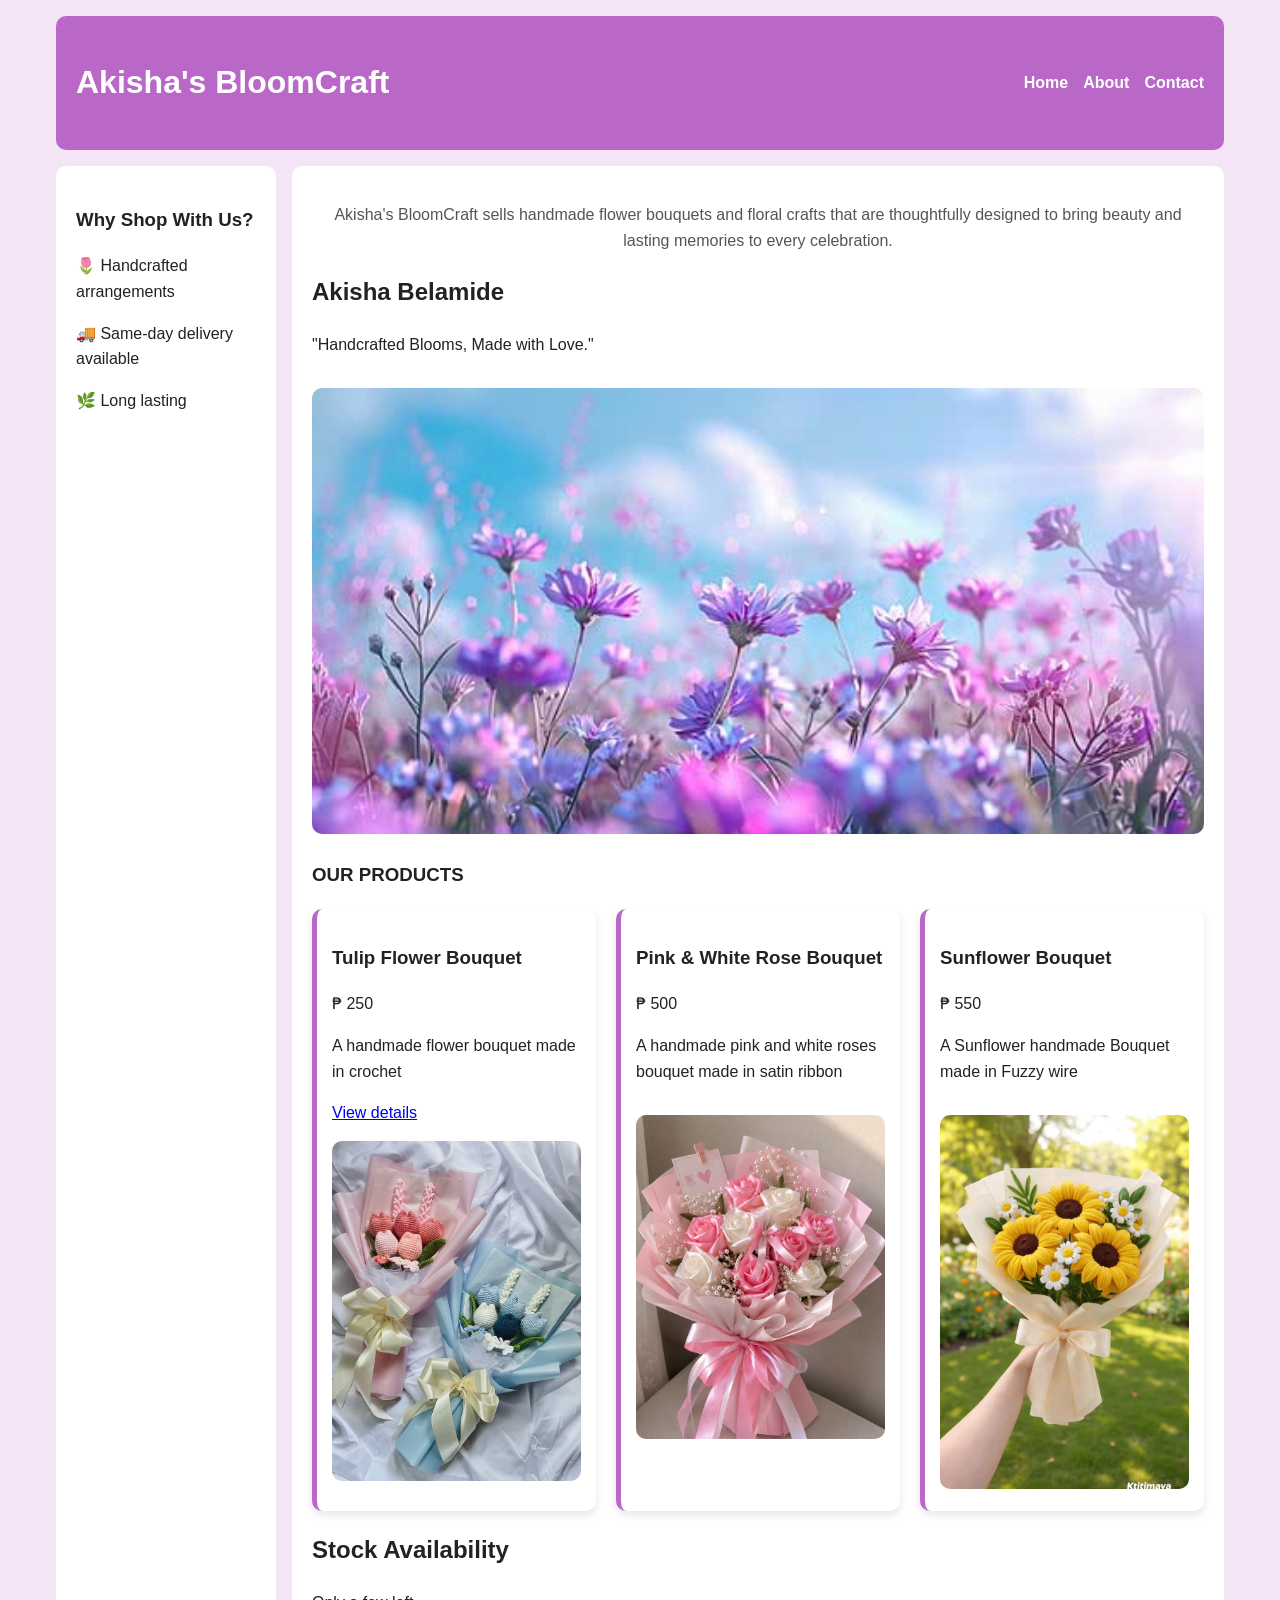
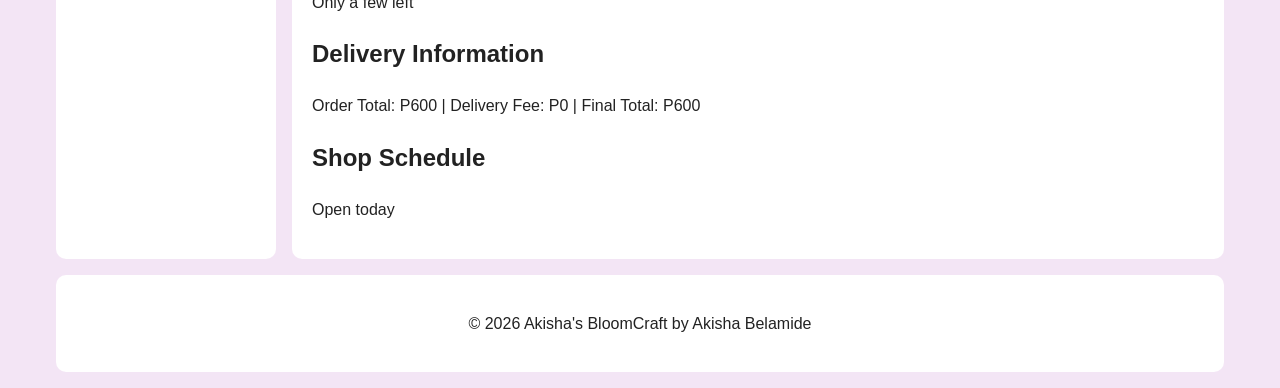
<file: index.html>
<!DOCTYPE html>
<html lang="en">
<head>
    <meta charset="UTF-8">
    <meta name="viewport" content="width=device-width, initial-scale=1.0">
    <title>Akisha's BloomCraft</title>
    <link rel="stylesheet" href="style.css">
</head>
<body>

<div class="page">
    <header class="site-header">
        <h1 id="shop-title">Akisha's BloomCraft</h1>
        <nav>
            <ul>
                <li><a href="index.html">Home</a></li>
                <li><a href="about.html">About</a></li>
                <li><a href="contact.html">Contact</a></li>
            </ul>
        </nav>
    </header>
     
    <aside>
        <h3>Why Shop With Us?</h3>
        <p>🌷 Handcrafted arrangements</p>
        <p>🚚 Same-day delivery available</p>
        <p>🌿 Long lasting</p>
    </aside>

    <main>
        <p class="description"> 
            Akisha's BloomCraft sells handmade flower bouquets and floral crafts that are thoughtfully designed to bring beauty and lasting memories to every celebration.
        </p>

        <section>
            <h2>Akisha Belamide</h2>
            <p>"Handcrafted Blooms, Made with Love."</p>
            <img src="f1.jpeg" alt="violet flower">
        </section>

        <h3>OUR PRODUCTS</h3>

        <div class="product-grid">
            <article class="product-card">
                <h3 class="product-title">Tulip Flower Bouquet</h3>
                <p>&#8369; 250</p>
                <p>A handmade flower bouquet made in crochet</p>
                <a href="products/tulip-flower.html">View details</a><br>
                <img src="f2.jpeg" alt="tulip bouquet">
            </article>

            <article class="product-card">
                <h3 class="product-title">Pink & White Rose Bouquet</h3>
                <p>&#8369; 500</p>
                <p>A handmade pink and white roses bouquet made in satin ribbon</p>
                <img src="f3.jpeg" alt="roses bouquet">
            </article>

            <article class="product-card">
                <h3 class="product-title">Sunflower Bouquet</h3>
                <p>&#8369; 550</p>
                <p>A Sunflower handmade Bouquet made in Fuzzy wire</p>
                <img src="f4.jpeg" alt="sunflower bouquet">
            </article>
        </div>
        <section>
            <h2>Stock Availability</h2>
            <p id="stock-status"></p>
        </section>

        <section>
            <h2>Delivery Information</h2>
            <p id="delivery-result"></p>
        </section>
        <section>
            <h2>Shop Schedule</h2>
            <p id="shop-status"></p>
        </section>

    </main>

    <footer>
        <p id="dynamic-footer"></p>
    </footer>
</div>
<script src="script.js"></script>
</body>
</html>
</file>
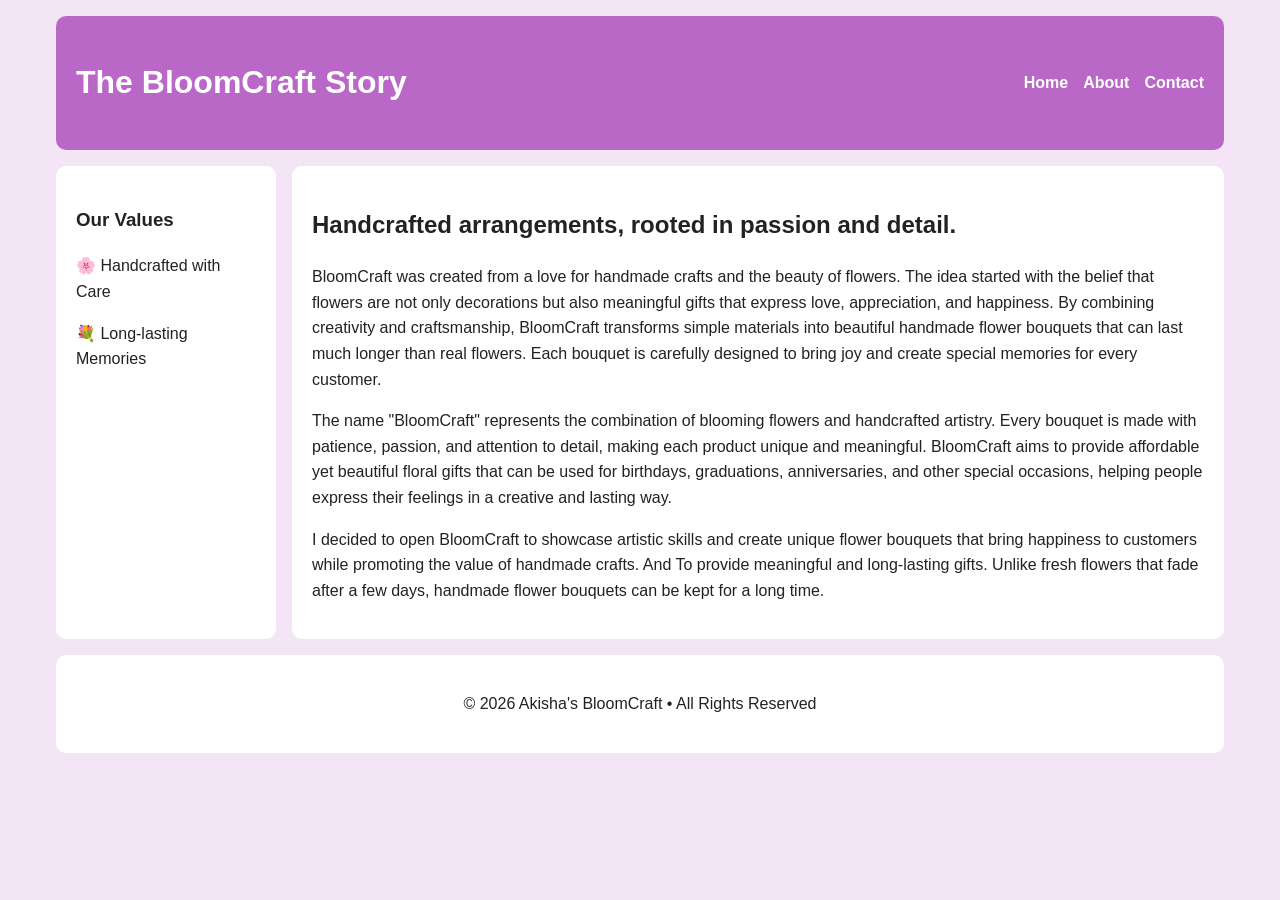
<file: about.html>
<!DOCTYPE html>
<html lang="en">
<head>
    <meta charset="UTF-8">
    <meta name="viewport" content="width=device-width, initial-scale=1.0">
    <title>About Us | BloomCraft</title>
    <link rel="stylesheet" href="style.css">
</head>
<body>

<div class="page">
    <header class="site-header">
        <h1>The BloomCraft Story</h1>
        <nav>
            <ul>
                <li><a href="index.html">Home</a></li>
                <li><a href="about.html">About</a></li>
                <li><a href="contact.html">Contact</a></li>
            </ul>
        </nav>
    </header>

    <aside>
        <h3>Our Values</h3>
        <p>🌸 Handcrafted with Care</p>
        <p>💐 Long-lasting Memories</p>
    </aside>

    <main>
        <h2>Handcrafted arrangements, rooted in passion and detail.</h2>
        <p>
          BloomCraft was created from a love for handmade crafts and the beauty of flowers. The idea started with the belief that flowers are not only decorations but also meaningful gifts that express love, appreciation, and happiness. By combining creativity and craftsmanship, BloomCraft transforms simple materials into beautiful handmade flower bouquets that can last much longer than real flowers. Each bouquet is carefully designed to bring joy and create special memories for every customer.  
        </p>
        <p>
          The name "BloomCraft" represents the combination of blooming flowers and handcrafted artistry. Every bouquet is made with patience, passion, and attention to detail, making each product unique and meaningful. BloomCraft aims to provide affordable yet beautiful floral gifts that can be used for birthdays, graduations, anniversaries, and other special occasions, helping people express their feelings in a creative and lasting way.
        </p>
        <p> 
          I decided to open BloomCraft to showcase artistic skills and create unique flower bouquets that bring happiness to customers while promoting the value of handmade crafts. And To provide meaningful and long-lasting gifts. Unlike fresh flowers that fade after a few days, handmade flower bouquets can be kept for a long time.
        </p>
    </main>

    <footer>
        <p>&copy; 2026 Akisha's BloomCraft &bull; All Rights Reserved</p>
    </footer>
</div>
<script src="script.js"></script>
</body>
</html>
</file>
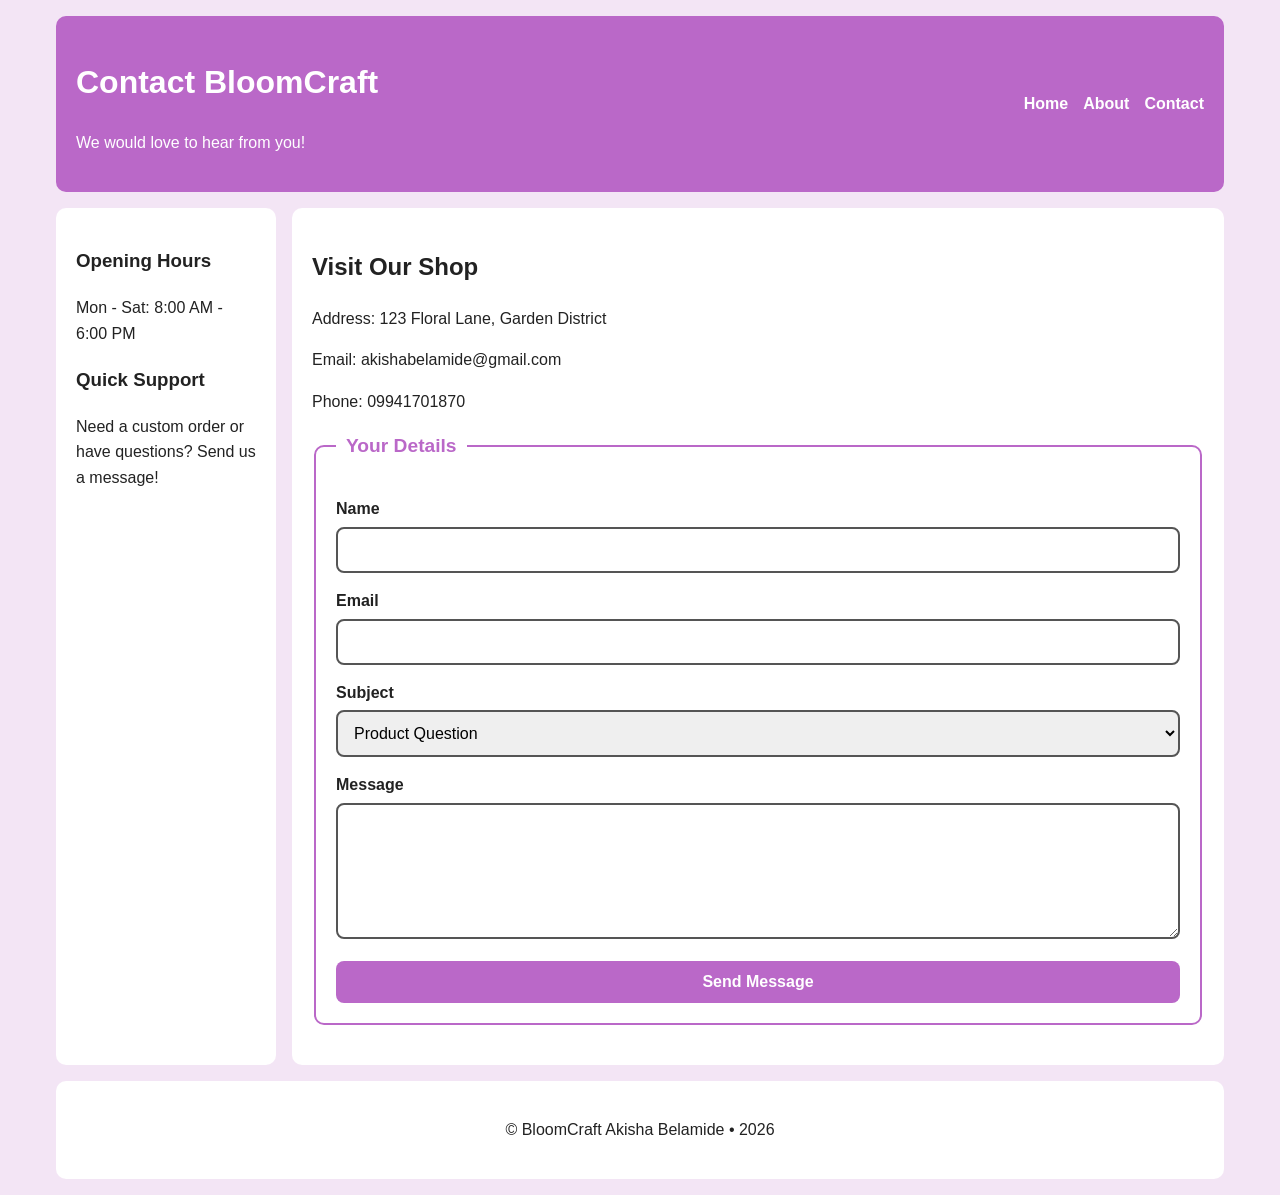
<file: contact.html>
<!DOCTYPE html>
<html lang="en">
<head>
    <meta charset="UTF-8">
    <meta name="viewport" content="width=device-width, initial-scale=1.0">
    <title>Contact Us | BloomCraft</title>
    <link rel="stylesheet" href="style.css">
</head>
<body>

    <div class="page">
        <header class="site-header">
            <div>
                <h1>Contact BloomCraft</h1>
                <p>We would love to hear from you!</p>
            </div>
            <nav>
                <ul>
                    <li><a href="index.html">Home</a></li>
                    <li><a href="about.html">About</a></li>
                    <li><a href="contact.html">Contact</a></li>
                </ul>
            </nav>
        </header>

        <aside>
            <h3>Opening Hours</h3>
            <p>Mon - Sat: 8:00 AM - 6:00 PM</p>
            <h3>Quick Support</h3>
            <p>Need a custom order or have questions? Send us a message!</p>
        </aside>

        <main>
            <section>
                <h2>Visit Our Shop</h2>
                <p>Address: 123 Floral Lane, Garden District</p>
                <p>Email: akishabelamide@gmail.com</p>
                <p>Phone: 09941701870</p>
            </section>

            <form>
                <fieldset>
                    <legend>Your Details</legend>
                    
                    <label for="name">Name</label>
                    <input type="text" id="name" name="name" required>
                    
                    <label for="email">Email</label>
                    <input type="email" id="email" name="email" required>
                    
                    <label for="subject">Subject</label>
                    <select id="subject" name="subject">
                        <option value="product-question">Product Question</option>
                        <option value="order-status">Order Status</option>
                        <option value="custom-order">Custom Order Request</option>
                        <option value="wholesale-enquiry">Wholesale Enquiry</option>
                        <option value="other">Other</option>
                    </select>
                    
                    <label for="message">Message</label>
                    <textarea id="message" name="message" rows="6" required></textarea>
                    
                    <button type="submit">Send Message</button>
                </fieldset>
            </form>
        </main>

        <footer>
            <p>&copy; BloomCraft Akisha Belamide &bull; 2026</p>
        </footer>
    </div>
<script src="script.js"></script>
</body>
</html>
</file>
<file: style.css>
/* VARIABLES */
:root {
    --brand-color: #BA68C8;
    --dark-ink: #222222;
    --muted-grey: #555555;
    --light-bg: #F3E5F5;
    --white: #ffffff;
}

/* ==========================================
   BASE STYLES
      ========================================== */

*, *::before, *::after {
    box-sizing: border-box;
}

body {
    margin: 0;
    padding: 0;
    font-family: Arial, sans-serif;
    line-height: 1.6;
    background-color: var(--light-bg);
    color: var(--dark-ink);
}

img {
    width: 100%;
    height: auto;
    border-radius: 10px;
    margin-top: 15px;
}

/* ==========================================
    LAYOUT 
   ========================================== */
.page {
    display: grid;
    grid-template-columns: 1fr;
    grid-template-areas:
        "masthead"
        "main"
        "side"
        "foot";
    gap: 16px;
    padding: 16px;
    width: 100%;
}

header, .site-header { grid-area: masthead; }
main                { grid-area: main; background-color: var(--white); padding: 20px; border-radius: 10px; }
aside               { grid-area: side; background-color: var(--white); padding: 20px; border-radius: 10px; }
footer              { grid-area: foot; background-color: var(--white); padding: 20px; text-align: center; border-radius: 10px; }


@media (min-width: 700px) {
    .page {
        grid-template-columns: 220px 1fr;
        grid-template-areas:
            "masthead masthead"
            "side     main"
            "foot     foot";
        max-width: 1200px;
        margin: 0 auto;
    }
}

/* ==========================================
   STYLE THE NAV
      ========================================== */

.site-header {
    display: flex;
    justify-content: space-between;
    align-items: center;
    background-color: var(--brand-color);
    color: var(--white);
    padding: 20px;
    border-radius: 10px;
    flex-wrap: wrap;
    gap: 10px;
}

.site-header nav ul {
    display: flex;
    gap: 15px;
    list-style: none;
    margin: 0;
    padding: 0;
}

.site-header nav a {
    color: var(--white);
    text-decoration: none;
    font-weight: bold;
}

.description {
    text-align: center;
    color: var(--muted-grey);
    margin-bottom: 20px;
}

/* ==========================================
    COMPONENTS
      ========================================== */

.product-grid {
    display: flex;
    flex-wrap: wrap;
    gap: 20px;
}

.product-card {
    flex: 1 1 250px;
    background-color: var(--white);
    border-radius: 10px;
    padding: 15px;
    border-left: 5px solid var(--brand-color);
    box-shadow: 0 4px 8px rgba(0, 0, 0, 0.1);
}
/* ==========================================
   CONTACT FORM
   ========================================== */

fieldset {
  padding: 20px;
  border-radius: 10px;
  border: 2px solid var(--brand-color);
  background-color: var(--white);
  margin-bottom: 20px;
}

legend {
  font-weight: bold;
  font-size: 1.2rem;
  padding: 0 10px;
  color: var(--brand-color);
}

label {
  display: block;
  margin-top: 15px;
  margin-bottom: 5px;
  font-weight: bold;
  color: var(--dark-ink);
  text-align: left;
}


input[type="text"],
input[type="email"],
select,
textarea {
  width: 100%;
  padding: 12px;
  border: 2px solid var(--muted-grey);
  border-radius: 8px;
  font-size: 1rem;
  font-family: inherit;
  box-sizing: border-box;
}

textarea {
  resize: vertical;
}

button[type="submit"] {
  background-color: var(--brand-color);
  color: var(--white);
  border: none;
  padding: 12px 25px;
  border-radius: 8px;
  font-size: 1rem;
  font-weight: bold;
  cursor: pointer;
  margin-top: 15px;
  width: 100%;
}

button[type="submit"]:hover {
  opacity: 0.9;
}

input:focus,
select:focus,
textarea:focus,
button:focus {
  outline: 3px solid var(--brand-color);
  outline-offset: 2px;
}
</file>
